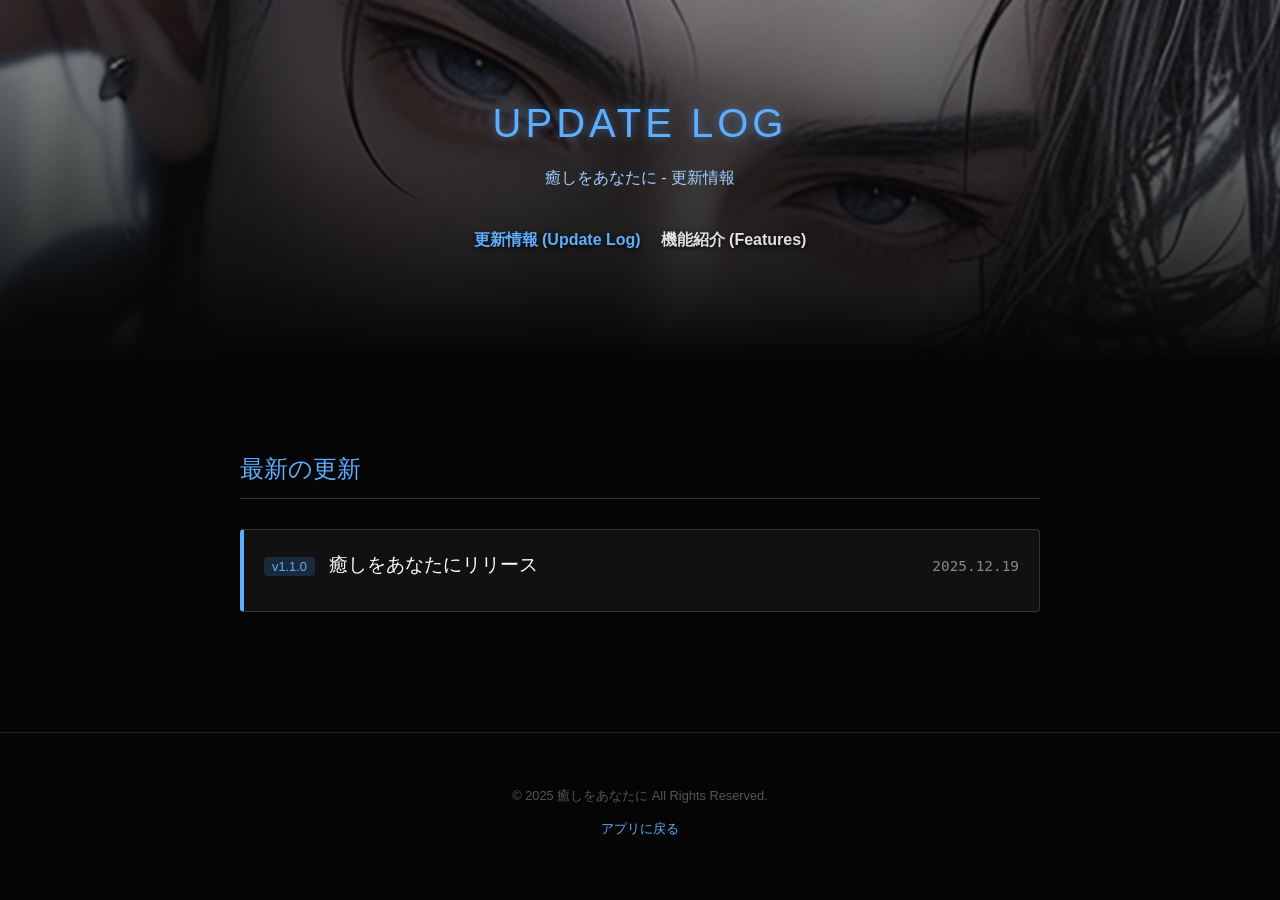
<file: index.html>
<!DOCTYPE html>
<html lang="ja">

<head>
    <meta charset="UTF-8">
    <meta name="viewport" content="width=device-width, initial-scale=1.0">
    <title>更新情報 | 癒しをあなたに</title>
    <link rel="stylesheet" href="style.css">
</head>

<body>

    <header>
        <div class="header-title">
            <h1>UPDATE LOG</h1>
            <span class="sub-title">癒しをあなたに - 更新情報</span>
        </div>
        <nav>
            <ul>
                <li><a href="index.html" style="color: #5eaeff;">更新情報 (Update Log)</a></li>
                <li><a href="feature.html">機能紹介 (Features)</a></li>
            </ul>
        </nav>
    </header>

    <main class="container">
        <h2>最新の更新</h2>
        <article class="update-card">
            <div class="update-header">
                <div>
                    <span class="update-version">v1.1.0</span>
                    <span class="update-title">癒しをあなたにリリース</span>
                </div>
                <time class="update-date">2025.12.19</time>
            </div>
        </article>
    </main>

    <footer>
        <p>&copy; 2025 癒しをあなたに All Rights Reserved.</p>
        <p><a href="https://healing-for-you.web.app/">アプリに戻る</a></p>
    </footer>

    <script src="main.js"></script>
</body>

</html>
</file>
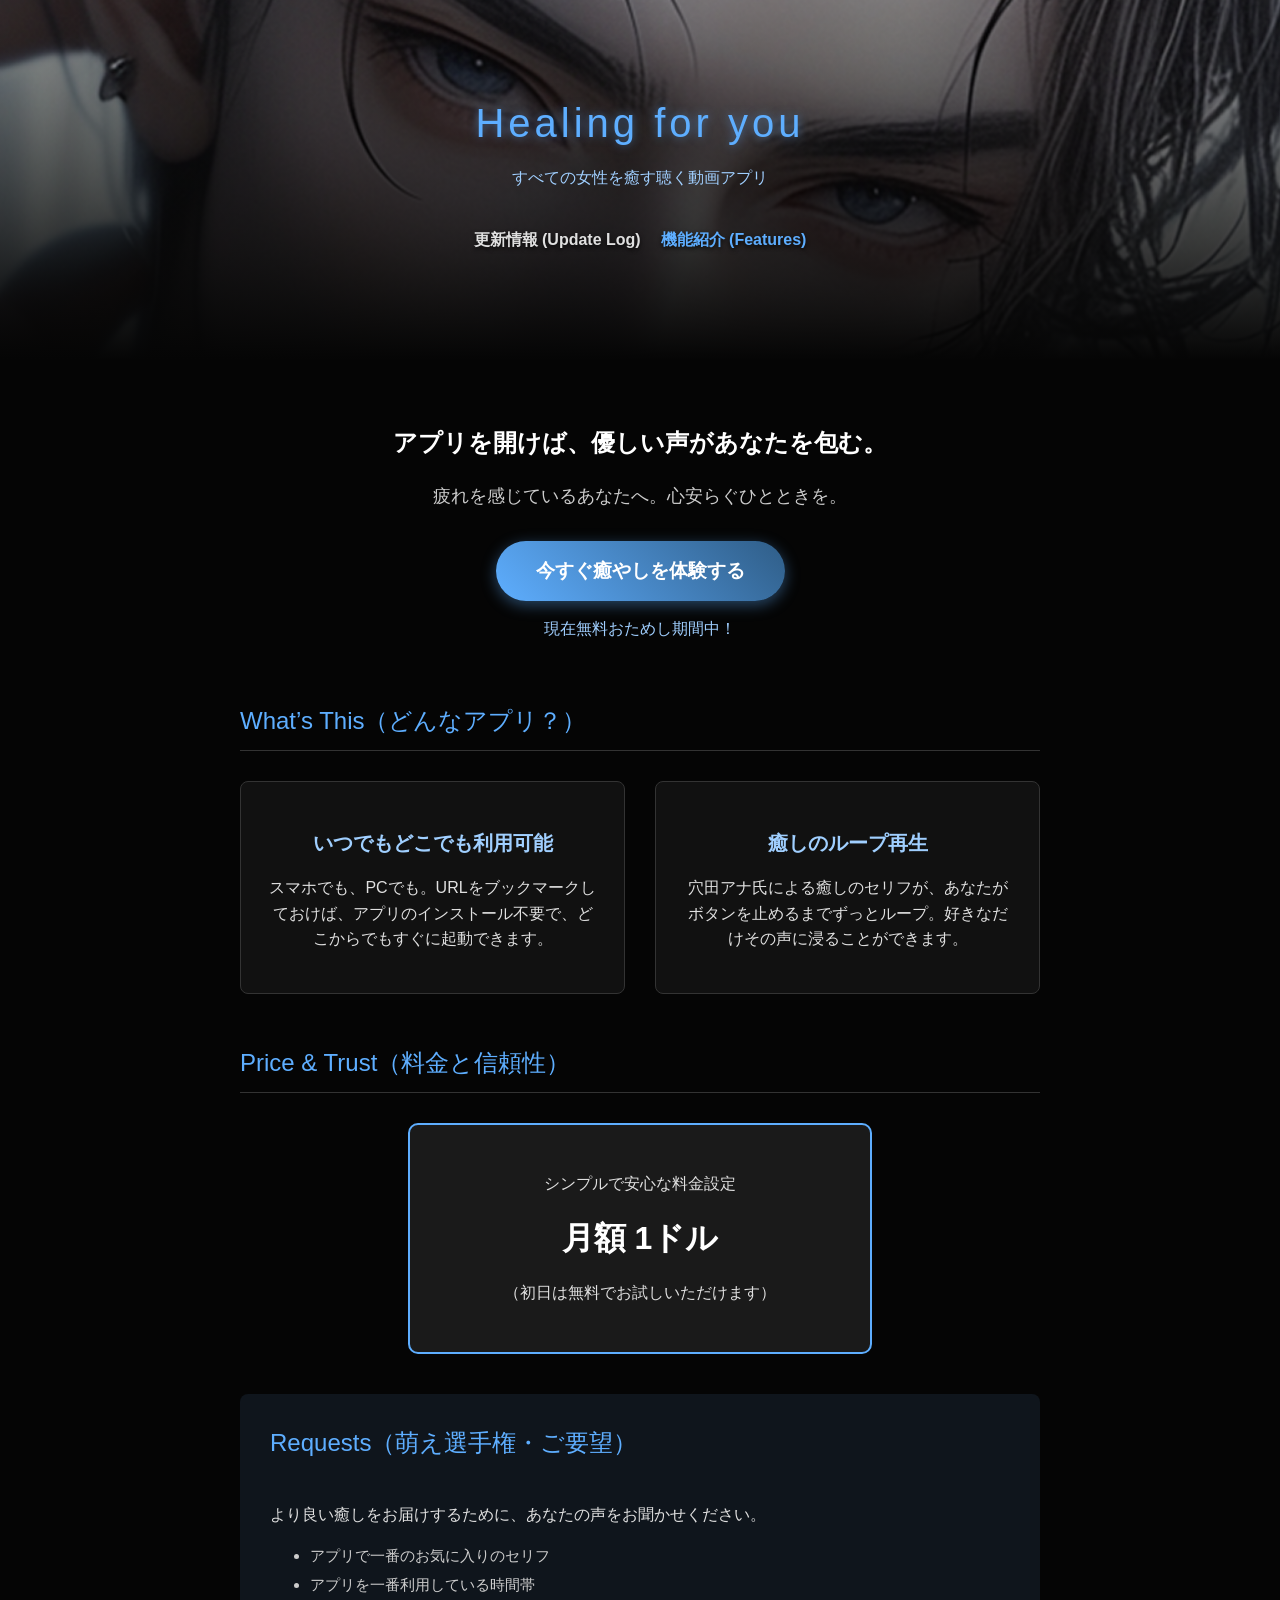
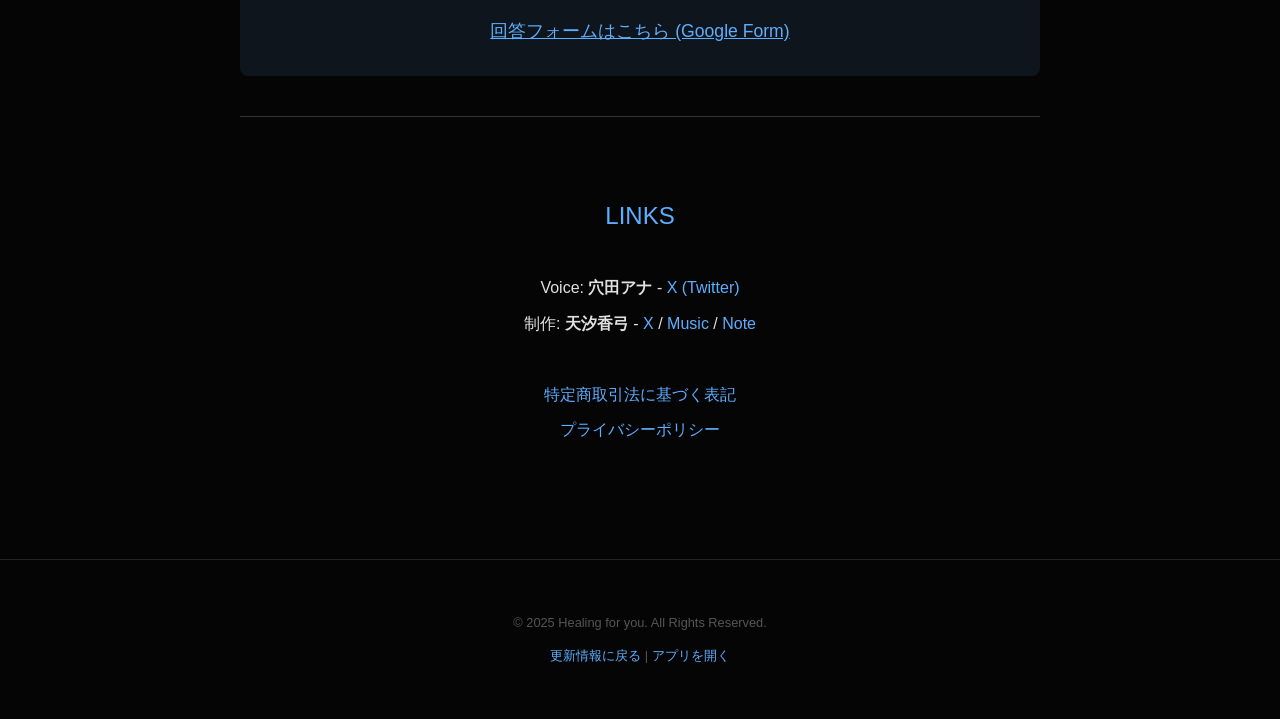
<file: feature.html>
<!DOCTYPE html>
<html lang="ja">

<head>
  <meta charset="UTF-8">
  <meta name="viewport" content="width=device-width, initial-scale=1.0">
  <title>機能紹介 | 癒しをあなたに - Healing for you</title>
  <link rel="stylesheet" href="style.css">
</head>

<body>

  <header>
    <div class="header-title">
      <h1>Healing for you</h1>
      <span class="sub-title">すべての女性を癒す聴く動画アプリ</span>
    </div>
    <nav>
      <ul>
        <li><a href="index.html">更新情報 (Update Log)</a></li>
        <li><a href="feature.html" style="color: #5eaeff;">機能紹介 (Features)</a></li>
      </ul>
    </nav>
  </header>

  <main class="container">

    <!-- Hero Section -->
    <section class="hero-text">
      <p class="hero-catch">アプリを開けば、優しい声があなたを包む。</p>
      <p class="hero-desc">疲れを感じているあなたへ。心安らぐひとときを。</p>

      <div style="margin-top: 30px;">
        <a href="https://healing-for-you.web.app" class="cta-button" target="_blank">今すぐ癒やしを体験する</a>
        <p style="margin-top: 15px; color: #a0cfff;">現在無料おためし期間中！</p>
      </div>
    </section>

    <!-- What's This -->
    <section>
      <h2>What’s This（どんなアプリ？）</h2>
      <div class="feature-list">
        <article class="feature-item">
          <h3 class="feature-title">いつでもどこでも利用可能</h3>
          <p>スマホでも、PCでも。URLをブックマークしておけば、アプリのインストール不要で、どこからでもすぐに起動できます。</p>
        </article>
        <article class="feature-item">
          <h3 class="feature-title">癒しのループ再生</h3>
          <p>穴田アナ氏による癒しのセリフが、あなたがボタンを止めるまでずっとループ。好きなだけその声に浸ることができます。</p>
        </article>
      </div>
    </section>

    <!-- Price -->
    <section>
      <h2>Price & Trust（料金と信頼性）</h2>
      <div class="price-box">
        <p>シンプルで安心な料金設定</p>
        <div class="price-main">月額 1ドル</div>
        <p>（初日は無料でお試しいただけます）</p>
      </div>
    </section>

    <!-- Feedback & Requests -->
    <section class="feedback-section">
      <h2 style="margin-top: 0; border-bottom: none;">Requests（萌え選手権・ご要望）</h2>
      <p>より良い癒しをお届けするために、あなたの声をお聞かせください。</p>
      <ul class="update-content" style="margin-bottom: 20px;">
        <li>アプリで一番のお気に入りのセリフ</li>
        <li>アプリを一番利用している時間帯</li>
      </ul>
      <div style="text-align: center; margin-top: 20px;">
        <a href="https://docs.google.com/forms/d/e/1FAIpQLScce7SVpaP3JmP2VfTufvtkT3eHkftd-We24Bunr6I6lsYCOw/viewform?usp=publish-editor"
          target="_blank" style="text-decoration: underline; font-size: 1.1rem;">
          回答フォームはこちら (Google Form)
        </a>
      </div>
    </section>

    <!-- Links -->
    <section class="social-links">
      <h2 style="border: none; text-align: center;">LINKS</h2>
      <ul class="link-list">
        <li>Voice: <strong>穴田アナ</strong> - <a href="https://x.com/bzoZWGVX4g92710" target="_blank">X (Twitter)</a></li>
        <li>制作: <strong>天汐香弓</strong> -
          <a href="https://x.com/teshio_k" target="_blank">X</a> /
          <a href="https://www.tunecore.co.jp/artists?id=1037864" target="_blank">Music</a> /
          <a href="https://note.com/sugerpowder" target="_blank">Note</a>
        </li>
        <br>
        <li><a href="https://sugerpowder.my.canva.site/page-2" target="_blank">特定商取引法に基づく表記</a></li>
        <li><a href="https://sugerpowder.my.canva.site/page-3" target="_blank">プライバシーポリシー</a></li>
      </ul>
    </section>

  </main>

  <footer>
    <p>&copy; 2025 Healing for you. All Rights Reserved.</p>
    <p><a href="index.html">更新情報に戻る</a> | <a href="https://healing-for-you.web.app/">アプリを開く</a></p>
  </footer>

  <script src="main.js"></script>
</body>

</html>
</file>
<file: style.css>
/* --- 基本設定 --- */
body {
    margin: 0;
    padding: 0;
    font-family: "Helvetica Neue", Arial, "Hiragino Kaku Gothic ProN", "Hiragino Sans", Meiryo, sans-serif;
    background-color: #050505; /* アプリに合わせた漆黒 */
    color: #e0e0e0; /* 本文は読みやすい薄いグレー */
    line-height: 1.6;
}

/* --- ヘッダーエリア (画像設定) --- */
header {
    position: relative;
    width: 100%;
    height: 40vh; /* 画面の高さの40% */
    min-height: 300px;
    background-image: url('iyashi.png'); /* 修正済みの画像ファイル名 */
    background-size: cover;
    background-position: center 20%; /* 顔が見えるように位置調整 */
    display: flex;
    flex-direction: column;
    align-items: center;
    justify-content: center;
}

/* 画像を少し暗くして文字を読みやすくするフィルター */
header::after {
    content: '';
    position: absolute;
    top: 0; left: 0; width: 100%; height: 100%;
    background: linear-gradient(to bottom, rgba(0,0,0,0.3), #050505);
}

.header-title {
    position: relative;
    z-index: 1;
    text-align: center;
}

h1 {
    font-size: 2.5rem;
    margin: 0;
    font-weight: 200; /* 細めのフォントで繊細さを出す */
    color: #5eaeff; /* 画像の文字色に近いシアンブルー */
    text-shadow: 0 0 10px rgba(94, 174, 255, 0.5); /* ほのかな発光表現 */
    letter-spacing: 0.1em;
}

.sub-title {
    display: block;
    margin-top: 10px;
    font-size: 1rem;
    color: #a0cfff;
}

/* --- ナビゲーション --- */
nav {
    position: relative;
    z-index: 10;
    margin-top: 20px;
}

nav ul {
    list-style: none;
    padding: 0;
    display: flex;
    gap: 20px;
    justify-content: center;
}

nav a {
    color: #e0e0e0;
    font-weight: bold;
    text-shadow: 0 2px 4px rgba(0,0,0,0.8);
    transition: color 0.3s;
}

nav a:hover {
    color: #5eaeff;
}

/* --- メインコンテンツ（共通） --- */
.container {
    max-width: 800px;
    margin: 0 auto;
    padding: 40px 20px;
}

h2 {
    border-bottom: 1px solid #333;
    padding-bottom: 10px;
    color: #5eaeff;
    font-weight: normal;
    margin-top: 50px;
    margin-bottom: 30px;
}

/* --- 更新カードのデザイン --- */
.update-card {
    background-color: #111; /* 背景より少し明るい黒 */
    border: 1px solid #333;
    border-left: 4px solid #5eaeff; /* 左側の青いライン */
    padding: 20px;
    margin-bottom: 20px;
    border-radius: 4px;
    transition: transform 0.2s;
}

.update-card:hover {
    transform: translateY(-2px); /* ホバー時に少し浮く */
    border-color: #5eaeff;
}

.update-header {
    display: flex;
    justify-content: space-between;
    align-items: baseline;
    margin-bottom: 10px;
    flex-wrap: wrap;
}

.update-date {
    font-size: 0.9rem;
    color: #888;
    font-family: monospace;
}

.update-version {
    background-color: #1a2a3a;
    color: #5eaeff;
    padding: 2px 8px;
    border-radius: 4px;
    font-size: 0.8rem;
    margin-right: 10px;
}

.update-title {
    font-size: 1.2rem;
    color: #fff;
    margin: 0;
    flex-grow: 1;
}

.update-content {
    font-size: 0.95rem;
    color: #ccc;
}

.update-content ul {
    padding-left: 20px;
    margin: 10px 0 0 0;
}

.update-content li {
    margin-bottom: 5px;
}

/* --- 機能紹介・LP用スタイル --- */
.hero-text {
    text-align: center;
    margin-bottom: 60px;
}

.hero-catch {
    font-size: 1.5rem;
    margin-bottom: 20px;
    color: #fff;
    font-weight: bold;
}

.hero-desc {
    font-size: 1.1rem;
    color: #ccc;
    margin-bottom: 30px;
}

.cta-button {
    display: inline-block;
    background: linear-gradient(45deg, #5eaeff, #2f5d87);
    color: #fff;
    padding: 15px 40px;
    font-size: 1.2rem;
    border-radius: 30px;
    box-shadow: 0 4px 15px rgba(94, 174, 255, 0.4);
    transition: transform 0.2s, box-shadow 0.2s;
    text-decoration: none;
    font-weight: bold;
}

.cta-button:hover {
    transform: translateY(-3px);
    box-shadow: 0 6px 20px rgba(94, 174, 255, 0.6);
    color: white;
}

.feature-list {
    display: grid;
    grid-template-columns: repeat(auto-fit, minmax(300px, 1fr));
    gap: 30px;
    margin-bottom: 50px;
}

.feature-item {
    background: #111;
    padding: 25px;
    border-radius: 8px;
    border: 1px solid #333;
    text-align: center;
}

.feature-title {
    color: #a0cfff;
    font-size: 1.25rem;
    margin-bottom: 15px;
}

.price-box {
    text-align: center;
    background: #1a1a1a;
    padding: 30px;
    border-radius: 10px;
    border: 2px solid #5eaeff;
    max-width: 400px;
    margin: 0 auto;
}

.price-main {
    font-size: 2rem;
    font-weight: bold;
    color: #fff;
    margin: 10px 0;
}

.feedback-section {
    background: #0f151c;
    padding: 30px;
    border-radius: 8px;
    margin-top: 40px;
}

.link-list {
    list-style: none;
    padding: 0;
    text-align: center;
}

.link-list li {
    margin: 10px 0;
}

.social-links {
    margin-top: 40px;
    text-align: center;
    border-top: 1px solid #333;
    padding-top: 30px;
}

/* --- フッター --- */
footer {
    text-align: center;
    padding: 40px 0;
    color: #555;
    font-size: 0.8rem;
    border-top: 1px solid #222;
    margin-top: 60px;
}

a {
    color: #5eaeff;
    text-decoration: none;
}
</file>
